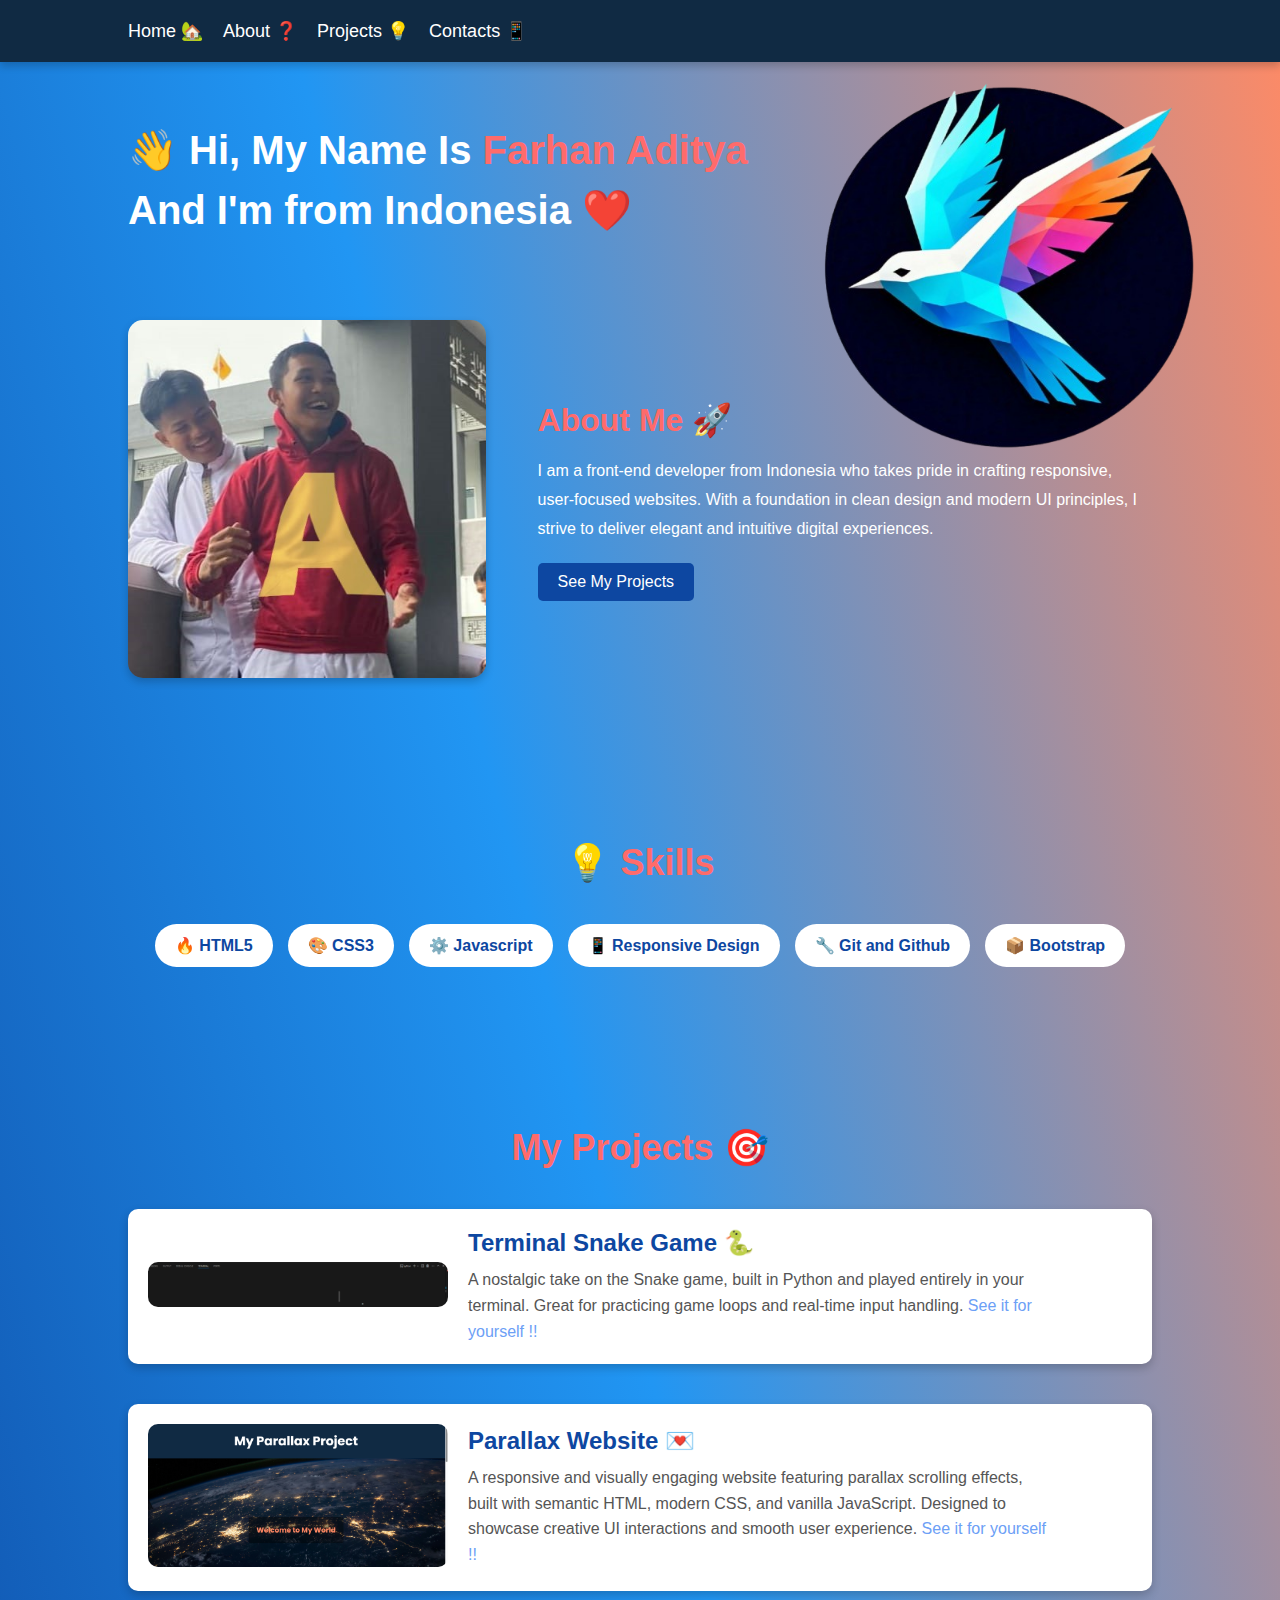
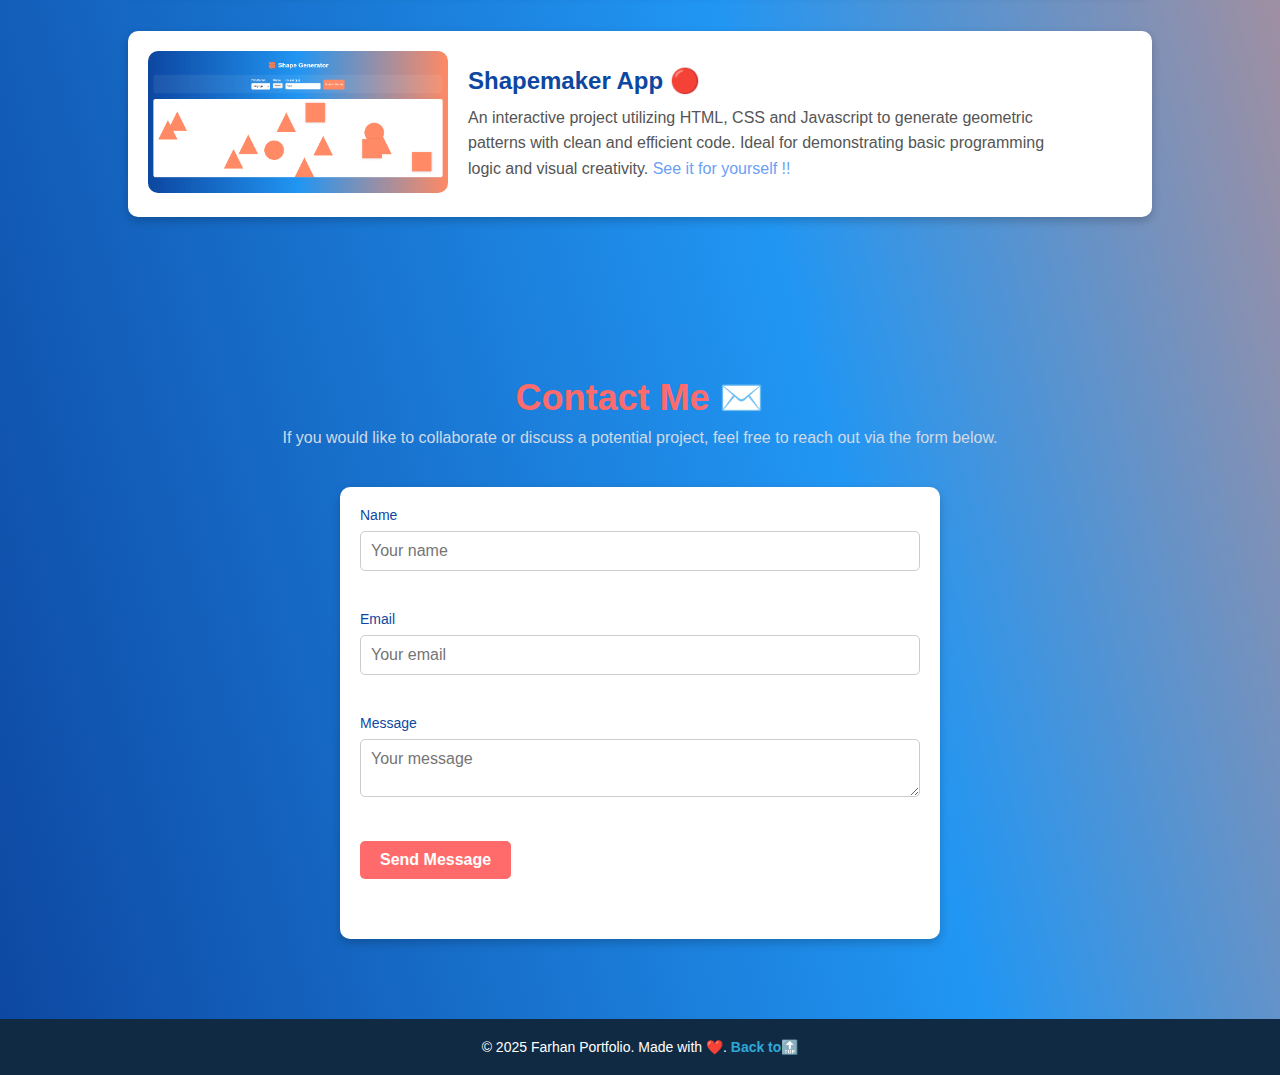
<file: index.html>
<!DOCTYPE html>
<html lang="en">
  <head>
    <meta charset="UTF-8" />
    <meta name="viewport" content="width=device-width, initial-scale=1.0" />
    <title>My Portfolio</title>
    <link rel="stylesheet" href="src/style.css" />
  </head>

  <body>
    <header>
      <nav>
        <ul>
          <li><a href="#">Home 🏡</a></li>
          <li><a href="#abouts">About ❓</a></li>
          <li><a href="#projects">Projects 💡</a></li>
          <li><a href="#contacts">Contacts 📱</a></li>
        </ul>
      </nav>
    </header>

    <img src="images/Kicau.png" alt="logo" class="burung" />

    <main>
      <section class="intro">
        <h1>
          👋 Hi, My Name Is <span>Farhan Aditya</span><br />And I'm from
          Indonesia ❤️
        </h1>
      </section>

      <section class="about">
        <div class="row">
          <div class="about-col-1" id="abouts">
            <img src="images/Chipmunk.jpeg" alt="Chipmunk" />
          </div>
          <div class="about-col-2">
            <h1>About Me 🚀</h1>
            <br />
            <p>
              I am a front-end developer from Indonesia who takes pride in
              crafting responsive, user-focused websites. With a foundation in
              clean design and modern UI principles, I strive to deliver elegant
              and intuitive digital experiences.
            </p>
            <a href="#projects" class="about-button">See My Projects</a>
          </div>
        </div>
      </section>

      <section id="skills" aria-label="Skills section">
        <h2>💡 Skills</h2>
        <div class="skills-list" role="list">
          <span class="skill" role="listitem">🔥 HTML5</span>
          <span class="skill" role="listitem">🎨 CSS3</span>
          <span class="skill" role="listitem">⚙️ Javascript</span>
          <span class="skill" role="listitem">📱 Responsive Design</span>
          <span class="skill" role="listitem">🔧 Git and Github</span>
          <span class="skill" role="listitem">📦 Bootstrap</span>
        </div>
      </section>

      <section id="projects" class="projects">
        <h1>My Projects 🎯</h1>
        <div class="project-container">
          <!-- Card 1 -->
          <div class="project-card">
            <div class="card-image">
              <img src="images/Snake.png" alt="Terminal Snake Game Project" />
            </div>
            <div class="card-info">
              <h2>Terminal Snake Game 🐍</h2>
              <p>
                A nostalgic take on the Snake game, built in Python and played entirely in your terminal. Great for practicing game loops and real-time input handling.
                <a href="https://github.com/Arf-012/Snakeeeee" class="project-link" target="_blank" rel="noopener">See it for yourself !!</a>
              </p>
            </div>
          </div>

          <!-- Card 2 -->
          <div class="project-card reverse">
            <div class="card-info">
              <h2>Parallax Website 💌</h2>
              <p>
                A responsive and visually engaging website featuring parallax
                scrolling effects, built with semantic HTML, modern CSS, and
                vanilla JavaScript. Designed to showcase creative UI
                interactions and smooth user experience.
                <a href="https://parallax-tau-woad.vercel.app/" class="project-link" target="_blank" rel="noopener">See it for yourself !!</a>
              </p>
            </div>
            <div class="card-image">
              <img
                src="images/Screenshot 2025-05-14 101558.png"
                alt="Greeting Card App Project"
              />
            </div>
          </div>

          <!-- Card 3 -->
          <div class="project-card">
            <div class="card-image">
              <img
                src="images/Screenshot 2025-05-14 235302.png"
                alt="Python Turtle Shapemaker Project"
              />
            </div>
            <div class="card-info">
              <h2>Shapemaker App 🔴</h2>
              <p>
                An interactive project utilizing HTML, CSS and Javascript to
                generate geometric patterns with clean and efficient code. Ideal
                for demonstrating basic programming logic and visual creativity.
                <a href="https://shapemaker.vercel.app/" class="project-link" target="_blank" rel="noopener">See it for yourself !!</a>
              </p>
            </div>
          </div>
        </div>
      </section>

      <section class="contacts" id="contacts">
        <h1>Contact Me ✉️</h1>
        <p>
          If you would like to collaborate or discuss a potential project, feel
          free to reach out via the form below.
        </p>
        <form action="#" method="POST" class="contact-form" novalidate>
          <div class="form-group">
            <label for="name">Name</label>
            <input
              type="text"
              id="name"
              name="name"
              placeholder="Your name"
              required
            />
          </div>
          <div class="form-group">
            <label for="email">Email</label>
            <input
              type="email"
              id="email"
              name="email"
              placeholder="Your email"
              required
            />
          </div>
          <div class="form-group">
            <label for="message">Message</label>
            <textarea
              id="message"
              name="message"
              placeholder="Your message"
              required
            ></textarea>
          </div>
          <button type="submit" class="submit-button">Send Message</button>
        </form>
      </section>
    </main>

    <footer>
      <p>
        © 2025 Farhan Portfolio. Made with ❤️.
        <a href="#">Back to🔝</a>
      </p>
    </footer>

    <script src="src/script.js"></script>
  </body>
</html>
</file>
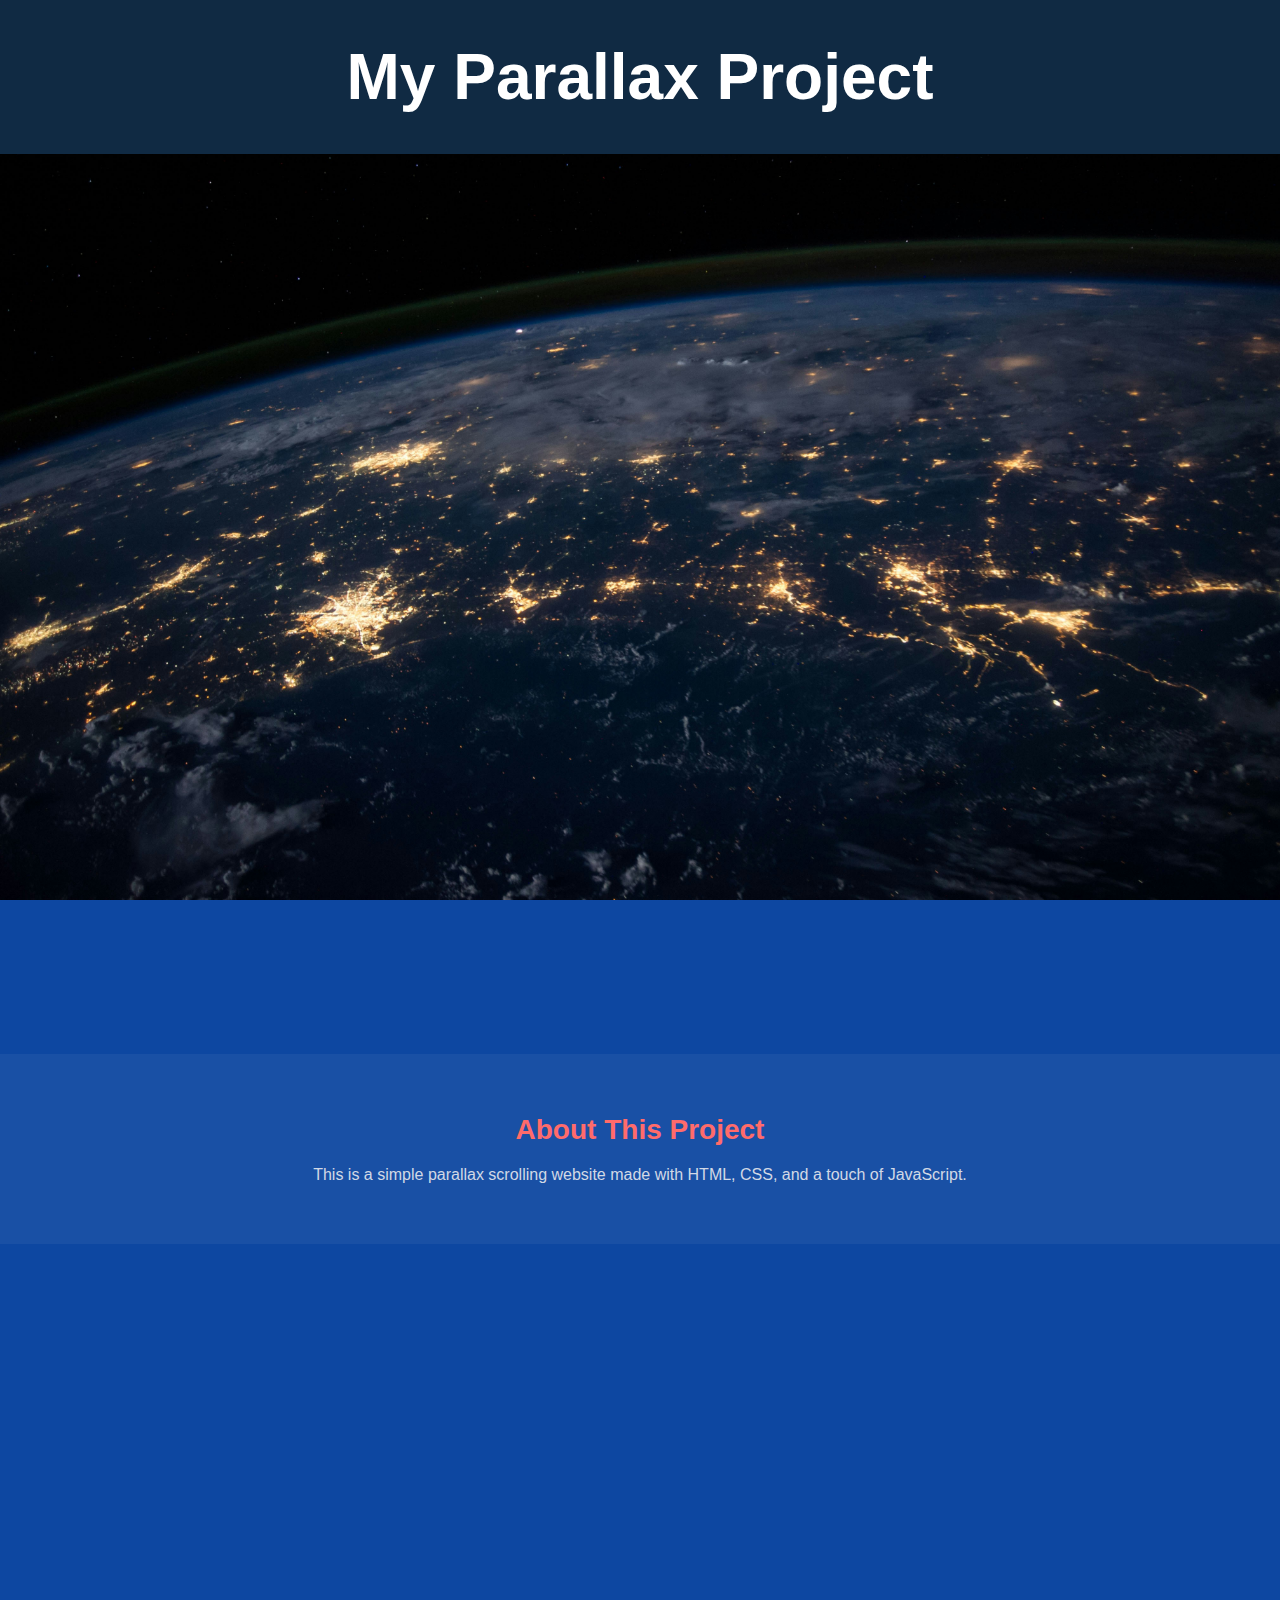
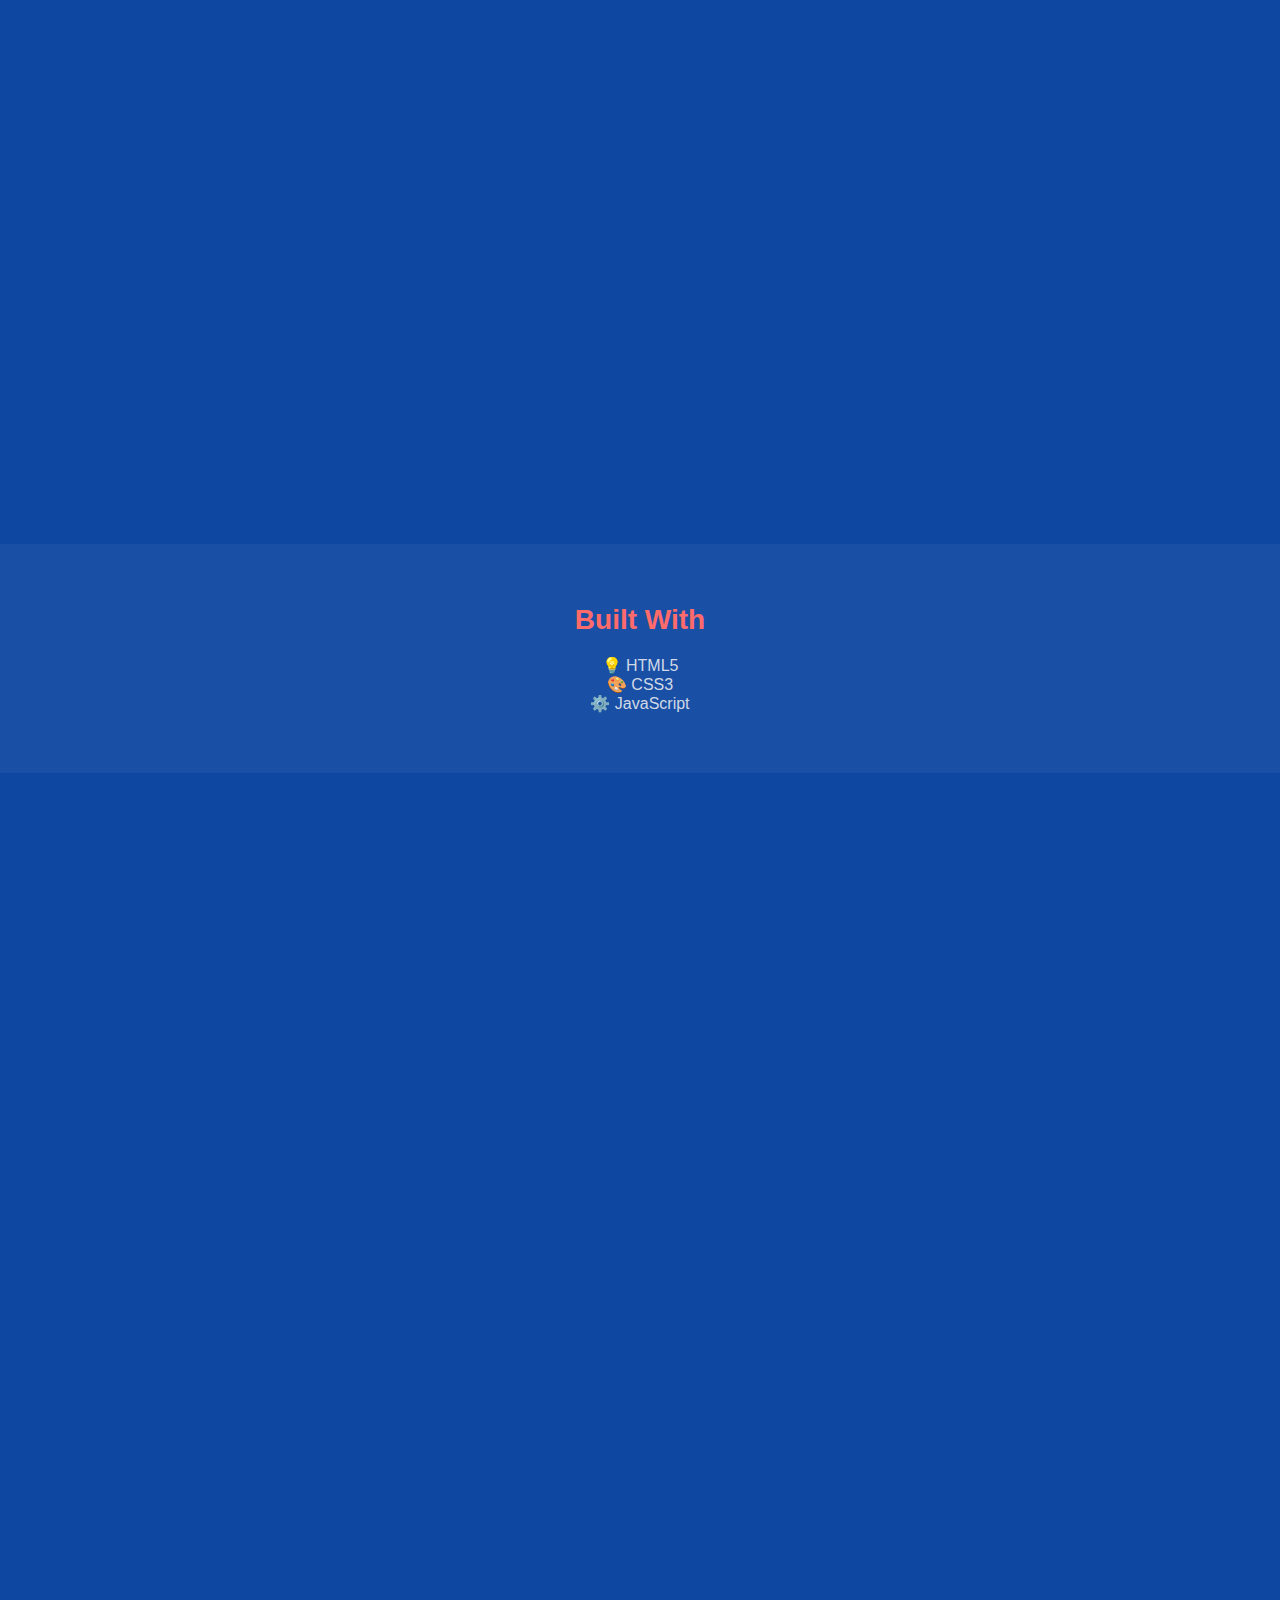
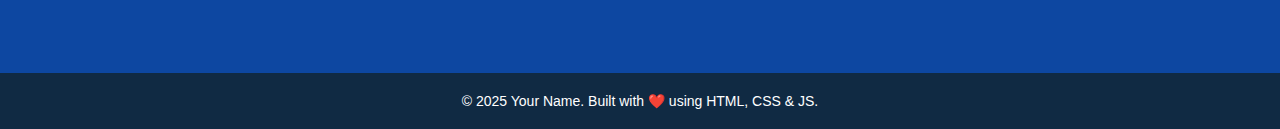
<file: parallax-website/index.html>
<!DOCTYPE html>
<html lang="en">
<head>
  <meta charset="UTF-8" />
  <meta name="viewport" content="width=device-width, initial-scale=1.0"/>
  <title>Parallax Portfolio</title>
  <link rel="stylesheet" href="style.css" />
</head>
<body>

  <header>
    <h1>My Parallax Project</h1>
  </header>

  <section class="parallax bg1">
    <div class="content">
      <h2>Welcome to My World</h2>
    </div>
  </section>

  <section class="info-section">
    <h2>About This Project</h2>
    <p>This is a simple parallax scrolling website made with HTML, CSS, and a touch of JavaScript.</p>
  </section>

  <section class="parallax bg2">
    <div class="content">
      <h2>Skills in Action</h2>
    </div>
  </section>

  <section class="info-section">
    <h2>Built With</h2>
    <ul>
      <li>💡 HTML5 </li>
      <li>🎨 CSS3 </li>
      <li>⚙️ JavaScript </li>
    </ul>
  </section>

  <section class="parallax bg3">
    <div class="content">
      <h2>Let's Collaborate!</h2>
    </div>
  </section>

  <footer>
    <p>&copy; 2025 Your Name. Built with ❤️ using HTML, CSS & JS.</p>
  </footer>

  <script src="script.js"></script>
</body>
</html>
</file>
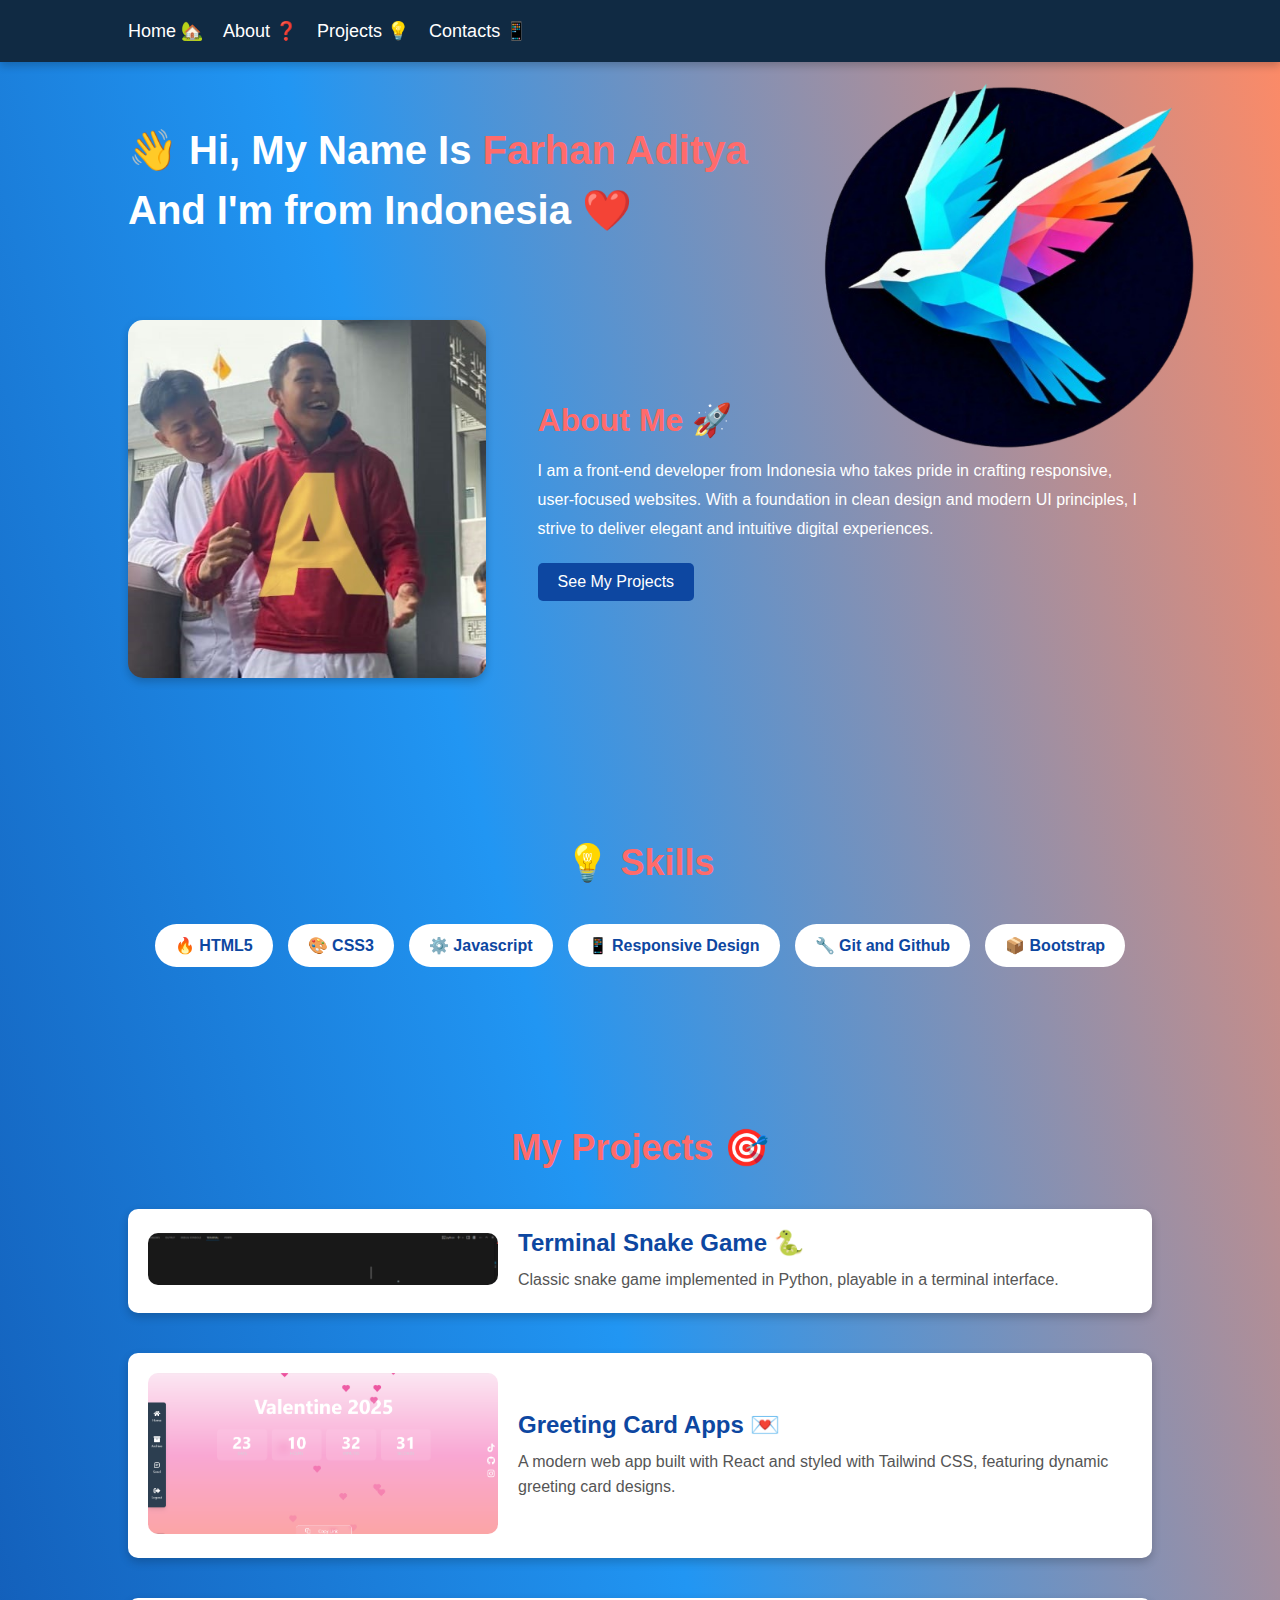
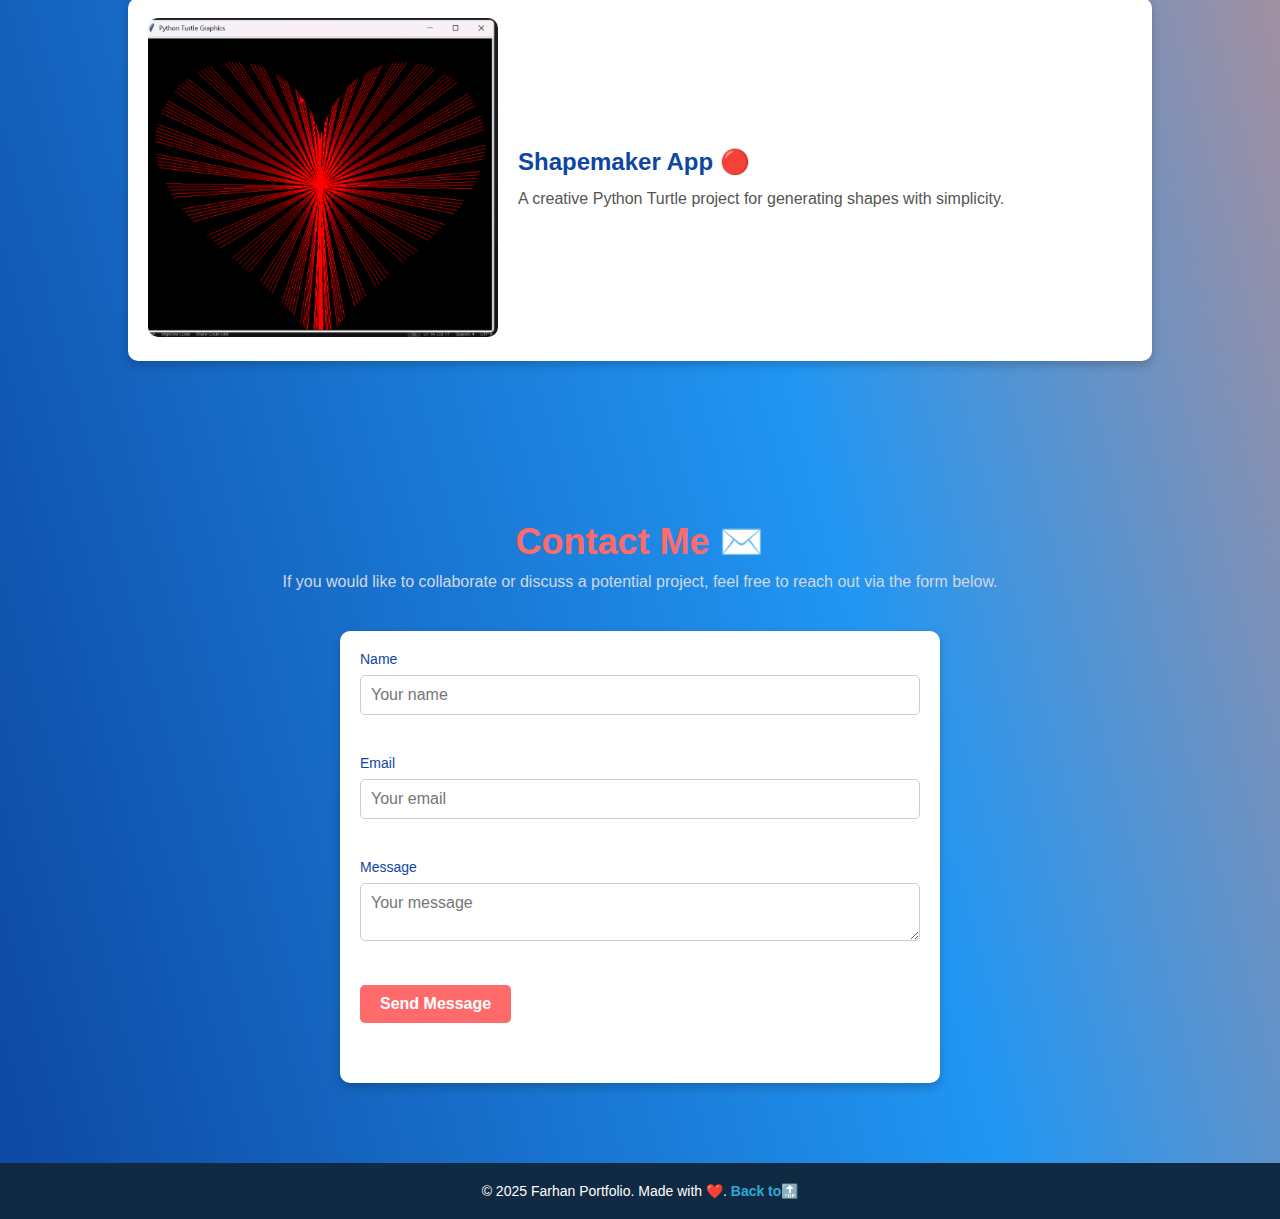
<file: Portfolio/index.html>
<!DOCTYPE html>
<html lang="en">
  <head>
    <meta charset="UTF-8" />
    <meta name="viewport" content="width=device-width, initial-scale=1.0" />
    <title>My Portfolio</title>
    <link rel="stylesheet" href="style.css" />
  </head>

  <body>
    <header>
      <nav>
        <ul>
          <li><a href="#">Home 🏡</a></li>
          <li><a href="#abouts">About ❓</a></li>
          <li><a href="#projects">Projects 💡</a></li>
          <li><a href="#contacts">Contacts 📱</a></li>
        </ul>
      </nav>
    </header>

    <img src="/images/Kicau.png" alt="logo" class="burung" />

    <main>
      <section class="intro">
        <h1>
          👋 Hi, My Name Is <span>Farhan Aditya</span><br />And I'm from
          Indonesia ❤️
        </h1>
      </section>

      <section class="about">
        <div class="row">
          <div class="about-col-1" id="abouts">
            <img src="/images/Chipmunk.jpeg" alt="Chipmunk" />
          </div>
          <div class="about-col-2">
            <h1>About Me 🚀</h1>
            <br />
            <p>
              I am a front-end developer from Indonesia who takes pride in
              crafting responsive, user-focused websites. With a foundation in
              clean design and modern UI principles, I strive to deliver elegant
              and intuitive digital experiences.
            </p>
            <a href="#projects" class="about-button">See My Projects</a>
          </div>
        </div>
      </section>

      <section id="skills" aria-label="Skills section">
        <h2>💡 Skills</h2>
        <div class="skills-list" role="list">
          <span class="skill" role="listitem">🔥 HTML5</span>
          <span class="skill" role="listitem">🎨 CSS3</span>
          <span class="skill" role="listitem">⚙️ Javascript</span>
          <span class="skill" role="listitem">📱 Responsive Design</span>
          <span class="skill" role="listitem">🔧 Git and Github</span>
          <span class="skill" role="listitem">📦 Bootstrap</span>
        </div>
      </section>

      <section id="projects" class="projects">
        <h1>My Projects 🎯</h1>
        <div class="project-container">
          <!-- Card 1 -->
          <div class="project-card">
            <div class="card-image">
              <img src="/images/Snake.png" alt="Terminal Snake Game Project" />
            </div>
            <div class="card-info">
              <h2>Terminal Snake Game 🐍</h2>
              <p>
                Classic snake game implemented in Python, playable in a terminal
                interface.
              </p>
            </div>
          </div>

          <!-- Card 2 -->
          <div class="project-card reverse">
            <div class="card-info">
              <h2>Greeting Card Apps 💌</h2>
              <p>
                A modern web app built with React and styled with Tailwind CSS,
                featuring dynamic greeting card designs.
              </p>
            </div>
            <div class="card-image">
              <img src="/images/Web.png" alt="Greeting Card App Project" />
            </div>
          </div>

          <!-- Card 3 -->
          <div class="project-card">
            <div class="card-image">
              <img
                src="/images/Love.png"
                alt="Python Turtle Shapemaker Project"
              />
            </div>
            <div class="card-info">
              <h2>Shapemaker App 🔴</h2>
              <p>
                A creative Python Turtle project for generating shapes with
                simplicity.
              </p>
            </div>
          </div>
        </div>
      </section>

      <section class="contacts" id="contacts">
        <h1>Contact Me ✉️</h1>
        <p>
          If you would like to collaborate or discuss a potential project, feel
          free to reach out via the form below.
        </p>
        <form action="#" method="POST" class="contact-form" novalidate>
          <div class="form-group">
            <label for="name">Name</label>
            <input
              type="text"
              id="name"
              name="name"
              placeholder="Your name"
              required
            />
          </div>
          <div class="form-group">
            <label for="email">Email</label>
            <input
              type="email"
              id="email"
              name="email"
              placeholder="Your email"
              required
            />
          </div>
          <div class="form-group">
            <label for="message">Message</label>
            <textarea
              id="message"
              name="message"
              placeholder="Your message"
              required
            ></textarea>
          </div>
          <button type="submit" class="submit-button">Send Message</button>
        </form>
      </section>
    </main>

    <footer>
      <p>
        © 2025 Farhan Portfolio. Made with ❤️.
        <a href="#">Back to🔝</a>
      </p>
    </footer>

    <script src="script.js"></script>
  </body>
</html>
</file>
<file: src/style.css>
/* General */
* {
  margin: 0;
  padding: 0;
  font-family: "Segoe UI", Tahoma, Geneva, Verdana, sans-serif;
  box-sizing: border-box;
}

/* Background and General Text Colors */
body {
  background: linear-gradient(
    435deg,
    #0d47a1,
    /* Biru tua dari burung */ #2196f3,
    /* Biru muda dari burung */ #ff8a65 /* Oranye sebagai aksen */
  );
  color: #ffffff;
  display: flex;
  flex-direction: column;
  min-height: 100vh;
  transition: background 0.5s ease-in-out;
}

/* Header styles */
header {
  position: absolute;
  z-index: 10;
  width: 100%;
  background: #102a43; /* Dark blue shade */
  box-shadow: 0 4px 8px rgba(0, 0, 0, 0.2);
}

.burung {
  position: absolute;
  top: 70px;
  right: 70px;
  width: 400px;
  background-size: contain;
  background-position: center;
  background-repeat: no-repeat;
  z-index: 9;
}

/* Navigation Bar */
nav {
  padding: 20px 10%;
  display: flex;
  justify-content: space-between;
  align-items: center;
}

nav ul {
  display: flex;
  gap: 20px;
  list-style: none;
}

nav ul li a {
  font-size: 18px;
  color: #fff;
  text-decoration: none !important;
  position: relative;
}

nav ul li a::after {
  content: "";
  width: 0;
  height: 3px;
  background: #ff6b6b; /* Vibrant red/pink */
  position: absolute;
  left: 0;
  bottom: -6px;
  transition: 0.5s;
}

nav ul li a:hover::after {
  width: 100%;
}

/* Intro Section */
.intro {
  margin-top: 120px;
  padding: 0 10%;
  text-align: left;
}

.intro h1 {
  font-size: 40px;
  line-height: 1.5;
  color: #fff;
}

.intro span {
  color: #ff6b6b; /* Red/pink */
}

/* About Section */
.about {
  padding: 80px 10%;
  color: #ffffff;
}

.row {
  display: flex;
  justify-content: space-between;
  align-items: center;
  gap: 20px;
  flex-wrap: wrap;
}

.about-col-1 {
  flex-basis: 35%;
}

.about-col-1 img {
  width: 100%;
  border-radius: 15px;
  box-shadow: 0 4px 8px rgba(0, 0, 0, 0.2);
}

.about-col-2 {
  flex-basis: 60%;
}

.about-col-2 h1 {
  font-size: 32px;
  font-weight: 700;
  color: #ff6b6b; /* Red/pink */
}

.about-col-2 p {
  line-height: 1.8;
}

.about-button {
  display: inline-block;
  margin-top: 20px;
  padding: 10px 20px;
  font-size: 16px;
  background-color: #0d47a1; /* Biru tua */
  color: #ffffff; /* Putih */
  text-decoration: none;
  border: none;
  border-radius: 5px;
  cursor: pointer;
  transition: background-color 0.3s ease, transform 0.2s ease-in-out;
}

.about-button:hover {
  background-color: #ff8a65; /* Biru muda */
  transform: scale(1.05);
}

/* Skills Section */
#skills {
  padding: 80px 10%;
  color: #ffffff;
  text-align: center;
}

#skills h2 {
  font-size: 36px;
  color: #ff6b6b; /* Aksen merah muda */
  margin-bottom: 40px;
}

.skills-list {
  display: flex;
  flex-wrap: wrap;
  justify-content: center;
  gap: 15px;
}

.skill {
  display: inline-block;
  padding: 12px 20px;
  background-color: #ffffff; /* putih bersih */
  color: #0d47a1; /* biru gelap */
  font-size: 16px;
  font-weight: 600;
  border-radius: 30px;
  transition: transform 0.3s ease, background-color 0.3s ease;
}

.skill:hover {
  background-color: #ff8a65; /* oranye aksen */
  color: #ffffff;
  transform: translateY(-3px);
}

/* Projects Section */
.projects {
  padding: 80px 10%; /* Biru muda semi-transparan */
  color: #132248;
  text-align: center;
}

.projects h1 {
  font-size: 36px;
  color: #ff6b6b; /* Biru tua */
  margin-bottom: 40px;
}

.projects p {
  padding-right: 80px;
}

a {
    color: #6ca0f6;
    text-decoration: none;
    transition: 0.3s;
}

a:hover {
    text-decoration: underline;
}

/* Card Container */
.project-container {
  display: flex;
  flex-direction: column;
  gap: 40px;
}

/* Individual Card */
.project-card {
  display: flex;
  align-items: center;
  gap: 20px;
  background: #ffffff; /* Putih */
  border-radius: 10px;
  box-shadow: 0 4px 10px rgba(0, 0, 0, 0.2);
  overflow: hidden;
  padding: 20px;
}

.project-card.reverse {
  flex-direction: row-reverse;
}

/* Image */
.card-image img {
  height: auto;
  border-radius: 10px;
  max-width: 300px;
  max-height: 150px;
}

/* Info Section */
.card-info {
  flex: 1;
  text-align: left;
}

.card-info h2 {
  font-size: 24px;
  color: #0d47a1; /* Biru tua */
  margin-bottom: 10px;
}

.card-info p {
  color: #555555; /* Abu-abu untuk teks deskripsi */
  font-size: 16px;
  line-height: 1.6;
}

/* Contacts Section */
.contacts {
  padding: 80px 10%;
  text-align: center;
  color: #ffffff;
}

.contacts h1 {
  font-size: 36px;
  margin-bottom: 10px;
  color: #ff6b6b; /* Pinkish red */
}

.contacts p {
  font-size: 16px;
  margin-bottom: 40px;
  color: #d1d9e6; /* Light grayish blue */
}

.contact-form {
  max-width: 600px;
  margin: 0 auto;
  background: #ffffff;
  padding: 20px;
  border-radius: 10px;
  box-shadow: 0 4px 10px rgba(0, 0, 0, 0.2);
  text-align: left;
}

.form-group {
  margin-bottom: 20px;
}

.form-group label {
  display: block;
  font-size: 14px;
  color: #0d47a1; /* Dark blue */
  margin-bottom: 8px;
}

.form-group input,
.form-group textarea {
  width: 100%;
  padding: 10px;
  font-size: 16px;
  border: 1px solid #ccc;
  border-radius: 5px;
  box-sizing: border-box;
}

.form-group input:focus,
.form-group textarea:focus {
  outline: none;
  border-color: #2da8d8; /* Bright cyan */
  box-shadow: 0 0 5px rgba(45, 168, 216, 0.5);
}

.submit-button {
  display: inline-block;
  padding: 10px 20px;
  font-size: 16px;
  font-weight: bold;
  background: #ff6b6b; /* Pinkish red */
  color: #ffffff;
  border: none;
  border-radius: 5px;
  cursor: pointer;
  transition: background 0.3s ease-in-out, transform 0.2s ease-in-out;
}

.submit-button:hover {
  background: #e53935; /* Darker red */
  transform: scale(1.05);
}

/* Footer */
footer {
  padding: 20px;
  background: #102a43; /* Dark blue shade */
  color: #ffffff; /* White */
  text-align: center;
  font-size: 14px;
}

footer a {
  color: #2da8d8; /* Bright cyan */
  text-decoration: none;
  font-weight: bold;
}

footer a:hover {
  text-decoration: underline;
}

/* Additional Transitions for Better UX */
a,
button {
  transition: color 0.3s ease, background-color 0.3s ease, transform 0.2s ease;
}

a:hover,
button:hover {
  transform: scale(1.05);
}

/* Responsive Design */

@media (max-width: 1200px) {
  .about-col-2 {
    padding-top: 10%;
  }
}

@media (max-width: 1084px) {
  nav {
    padding: 20px 5%;
  }

  .intro {
    padding: 0 5%;
  }

  .about,
  .projects,
  .contacts {
    padding: 60px 5%;
  }

  .burung {
    display: none;
  }
}

@media (max-width: 768px) {
  header nav {
    flex-direction: column;
    align-items: center;
    gap: 10px;
  }

  nav ul {
    flex-direction: column;
    gap: 12px;
  }

  .intro {
    margin-top: 200px;
    text-align: center;
  }

  .intro h1 {
    font-size: 28px;
  }

  .row {
    flex-direction: column;
    gap: 30px;
  }

  .about-col-1 img {
    width: 100%;
    margin: 0 auto;
    display: block;
  }

  .about-col-2 h1 {
    font-size: 26px;
    text-align: center;
  }

  .about-col-2 p {
    font-size: 15px;
    text-align: center;
  }

  .about-button {
    display: block;
    margin: 20px auto 0;
    text-align: center;
  }

  #skills {
    padding: 60px 5%;
  }

  #skills h2 {
    font-size: 28px;
  }

  .skills-list {
    gap: 10px;
  }

  .skill {
    font-size: 14px;
    padding: 10px 16px;
  }

  .projects h1,
  .contacts h1 {
    font-size: 26px;
  }

  .project-container {
    gap: 30px;
  }

  .project-card,
  .project-card.reverse {
    flex-direction: column;
    padding: 15px;
    text-align: center;
  }

  .card-image img {
    width: 100%;
    margin-bottom: 15px;
  }

  .card-info h2 {
    font-size: 20px;
  }

  .card-info p {
    font-size: 14px;
  }

  .contacts p {
    font-size: 14px;
  }

  .contact-form {
    padding: 15px;
  }
}

@media (max-width: 480px) {
  .intro {
    margin-top: 200px;
  }

  .intro h1 {
    font-size: 22px;
  }

  .about-col-2 h1 {
    font-size: 22px;
  }

  .card-info h2 {
    font-size: 18px;
    text-align: center;
  }

  .card-info p {
    font-size: 14px;
    padding-right: 0px;
  }

  .submit-button {
    width: 100%;
    font-size: 15px;
  }

  .about-button {
    width: 100%;
    font-size: 15px;
  }

  .contact-form {
    padding: 10px;
  }

  .form-group input,
  .form-group textarea {
    font-size: 15px;
  }
}
</file>
<file: parallax-website/style.css>
* {
  margin: 0;
  padding: 0;
  box-sizing: border-box;
  font-family: "Poppins", sans-serif;
  scroll-behavior: smooth;
  overflow-x: hidden;
}

body {
  color: #ffffff;
  background-color: #0d47a1;
}

header {
  text-align: center;
  padding: 40px 0;
  background-color: #102a43;
  color: #ffffff;
  font-size: 32px;
}

.parallax {
  height: 100vh;
  background-attachment: fixed;
  background-position: center;
  background-repeat: no-repeat;
  background-size: cover;
  position: relative;
  display: flex;
  justify-content: center;
  align-items: center;
}

.bg1 {
  background-image: url("/parallax-website/images-parallax/nasa-Q1p7bh3SHj8-unsplash.jpg");
}

.bg2 {
  background-image: url("/parallax-website/images-parallax/Terminal\ Background.jpg");
}

.bg3 {
  background-image: url("/parallax-website/images-parallax/Teamwork\ Background.jpg");
}

.content {
  text-align: center;
  background-color: rgba(0, 0, 0, 0.4);
  padding: 40px;
  border-radius: 12px;
}

.content h2 {
  font-size: 36px;
  color: #ff8a65;
}

.info-section {
  padding: 60px 15%;
  background: rgba(255, 255, 255, 0.05);
  text-align: center;
}

.info-section h2 {
  font-size: 28px;
  margin-bottom: 20px;
  color: #ff6b6b;
}

.info-section p,
.info-section ul {
  font-size: 16px;
  color: #d1d9e6;
}

footer {
  padding: 20px;
  text-align: center;
  background-color: #102a43;
  font-size: 14px;
}

/* Responsive */
@media (max-width: 768px) {
  .content h2 {
    font-size: 24px;
  }

  .info-section {
    padding: 40px 10%;
  }

  header {
    font-size: 24px;
  }

  .parallax {
    background-attachment: scroll;
  }
}
</file>
<file: Portfolio/style.css>
/* General */
* {
  margin: 0;
  padding: 0;
  font-family: "Segoe UI", Tahoma, Geneva, Verdana, sans-serif;
  box-sizing: border-box;
  scroll-behavior: smooth;
}

/* Background and General Text Colors */
body {
  background: linear-gradient(
    435deg,
    #0d47a1,
    /* Biru tua dari burung */ #2196f3,
    /* Biru muda dari burung */ #ff8a65 /* Oranye sebagai aksen */
  );
  color: #ffffff;
  display: flex;
  flex-direction: column;
  min-height: 100vh;
  transition: background 0.5s ease-in-out;
}

/* Header styles */
header {
  position: absolute;
  z-index: 10;
  width: 100%;
  background: #102a43; /* Dark blue shade */
  box-shadow: 0 4px 8px rgba(0, 0, 0, 0.2);
}

.burung {
  position: absolute;
  top: 70px;
  right: 70px;
  width: 400px;
  background-size: contain;
  background-position: center;
  background-repeat: no-repeat;
  z-index: 9;
}

/* Navigation Bar */
nav {
  padding: 20px 10%;
  display: flex;
  justify-content: space-between;
  align-items: center;
}

nav ul {
  display: flex;
  gap: 20px;
  list-style: none;
}

nav ul li a {
  font-size: 18px;
  color: #fff;
  text-decoration: none;
}

nav ul li a::after {
  content: "";
  width: 0;
  height: 3px;
  background: #ff6b6b; /* Vibrant red/pink */
  position: absolute;
  left: 0;
  bottom: -6px;
  transition: 0.5s;
}

nav ul li a:hover::after {
  width: 100%;
}

/* Intro Section */
.intro {
  margin-top: 120px;
  padding: 0 10%;
  text-align: left;
}

.intro h1 {
  font-size: 40px;
  line-height: 1.5;
  color: #fff;
}

.intro span {
  color: #ff6b6b; /* Red/pink */
}

/* About Section */
.about {
  padding: 80px 10%;
  color: #ffffff;
}

.row {
  display: flex;
  justify-content: space-between;
  align-items: center;
  gap: 20px;
  flex-wrap: wrap;
}

.about-col-1 {
  flex-basis: 35%;
}

.about-col-1 img {
  width: 100%;
  border-radius: 15px;
  box-shadow: 0 4px 8px rgba(0, 0, 0, 0.2);
}

.about-col-2 {
  flex-basis: 60%;
}

.about-col-2 h1 {
  font-size: 32px;
  font-weight: 700;
  color: #ff6b6b; /* Red/pink */
}

.about-col-2 p {
  line-height: 1.8;
}

.about-button {
  display: inline-block;
  margin-top: 20px;
  padding: 10px 20px;
  font-size: 16px;
  background-color: #0d47a1; /* Biru tua */
  color: #ffffff; /* Putih */
  text-decoration: none;
  border: none;
  border-radius: 5px;
  cursor: pointer;
  transition: background-color 0.3s ease, transform 0.2s ease-in-out;
}

.about-button:hover {
  background-color: #ff8a65; /* Biru muda */
  transform: scale(1.05);
}

/* Skills Section */
#skills {
  padding: 80px 10%;
  color: #ffffff;
  text-align: center;
}

#skills h2 {
  font-size: 36px;
  color: #ff6b6b; /* Aksen merah muda */
  margin-bottom: 40px;
}

.skills-list {
  display: flex;
  flex-wrap: wrap;
  justify-content: center;
  gap: 15px;
}

.skill {
  display: inline-block;
  padding: 12px 20px;
  background-color: #ffffff; /* putih bersih */
  color: #0d47a1; /* biru gelap */
  font-size: 16px;
  font-weight: 600;
  border-radius: 30px;
  transition: transform 0.3s ease, background-color 0.3s ease;
}

.skill:hover {
  background-color: #ff8a65; /* oranye aksen */
  color: #ffffff;
  transform: translateY(-3px);
}

/* Projects Section */
.projects {
  padding: 80px 10%; /* Biru muda semi-transparan */
  color: #132248;
  text-align: center;
}

.projects h1 {
  font-size: 36px;
  color: #ff6b6b; /* Biru tua */
  margin-bottom: 40px;
}

/* Card Container */
.project-container {
  display: flex;
  flex-direction: column;
  gap: 40px;
}

/* Individual Card */
.project-card {
  display: flex;
  align-items: center;
  gap: 20px;
  background: #ffffff; /* Putih */
  border-radius: 10px;
  box-shadow: 0 4px 10px rgba(0, 0, 0, 0.2);
  overflow: hidden;
  padding: 20px;
}

.project-card.reverse {
  flex-direction: row-reverse;
}

/* Image */
.card-image img {
  width: 350px;
  height: auto;
  border-radius: 10px;
}

/* Info Section */
.card-info {
  flex: 1;
  text-align: left;
}

.card-info h2 {
  font-size: 24px;
  color: #0d47a1; /* Biru tua */
  margin-bottom: 10px;
}

.card-info p {
  color: #555555; /* Abu-abu untuk teks deskripsi */
  font-size: 16px;
  line-height: 1.6;
}

/* Contacts Section */
.contacts {
  padding: 80px 10%;
  text-align: center;
  color: #ffffff;
}

.contacts h1 {
  font-size: 36px;
  margin-bottom: 10px;
  color: #ff6b6b; /* Pinkish red */
}

.contacts p {
  font-size: 16px;
  margin-bottom: 40px;
  color: #d1d9e6; /* Light grayish blue */
}

.contact-form {
  max-width: 600px;
  margin: 0 auto;
  background: #ffffff;
  padding: 20px;
  border-radius: 10px;
  box-shadow: 0 4px 10px rgba(0, 0, 0, 0.2);
  text-align: left;
}

.form-group {
  margin-bottom: 20px;
}

.form-group label {
  display: block;
  font-size: 14px;
  color: #0d47a1; /* Dark blue */
  margin-bottom: 8px;
}

.form-group input,
.form-group textarea {
  width: 100%;
  padding: 10px;
  font-size: 16px;
  border: 1px solid #ccc;
  border-radius: 5px;
  box-sizing: border-box;
}

.form-group input:focus,
.form-group textarea:focus {
  outline: none;
  border-color: #2da8d8; /* Bright cyan */
  box-shadow: 0 0 5px rgba(45, 168, 216, 0.5);
}

.submit-button {
  display: inline-block;
  padding: 10px 20px;
  font-size: 16px;
  font-weight: bold;
  background: #ff6b6b; /* Pinkish red */
  color: #ffffff;
  border: none;
  border-radius: 5px;
  cursor: pointer;
  transition: background 0.3s ease-in-out, transform 0.2s ease-in-out;
}

.submit-button:hover {
  background: #e53935; /* Darker red */
  transform: scale(1.05);
}

/* Footer */
footer {
  padding: 20px;
  background: #102a43; /* Dark blue shade */
  color: #ffffff; /* White */
  text-align: center;
  font-size: 14px;
}

footer a {
  color: #2da8d8; /* Bright cyan */
  text-decoration: none;
  font-weight: bold;
}

footer a:hover {
  text-decoration: underline;
}

/* Additional Transitions for Better UX */
a,
button {
  transition: color 0.3s ease, background-color 0.3s ease, transform 0.2s ease;
}

a:hover,
button:hover {
  transform: scale(1.05);
}

/* Responsive Design */

@media (max-width: 1200px) {
  .about-col-2 {
    padding-top: 10%;
  }
}

@media (max-width: 1084px) {
  nav {
    padding: 20px 5%;
  }

  .intro {
    padding: 0 5%;
  }

  .about,
  .projects,
  .contacts {
    padding: 60px 5%;
  }

  .burung {
    display: none;
  }
}

@media (max-width: 768px) {
  header nav {
    flex-direction: column;
    align-items: center;
    gap: 10px;
  }

  nav ul {
    flex-direction: column;
    gap: 12px;
  }

  .intro {
    margin-top: 200px;
    text-align: center;
  }

  .intro h1 {
    font-size: 28px;
  }

  .row {
    flex-direction: column;
    gap: 30px;
  }

  .about-col-1 img {
    width: 100%;
    margin: 0 auto;
    display: block;
  }

  .about-col-2 h1 {
    font-size: 26px;
    text-align: center;
  }

  .about-col-2 p {
    font-size: 15px;
    text-align: center;
  }

  .about-button {
    display: block;
    margin: 20px auto 0;
    text-align: center;
  }

  #skills {
    padding: 60px 5%;
  }

  #skills h2 {
    font-size: 28px;
  }

  .skills-list {
    gap: 10px;
  }

  .skill {
    font-size: 14px;
    padding: 10px 16px;
  }

  .projects h1,
  .contacts h1 {
    font-size: 26px;
  }

  .project-container {
    gap: 30px;
  }

  .project-card,
  .project-card.reverse {
    flex-direction: column;
    padding: 15px;
    text-align: center;
  }

  .card-image img {
    width: 100%;
    margin-bottom: 15px;
  }

  .card-info h2 {
    font-size: 20px;
  }

  .card-info p {
    font-size: 14px;
  }

  .contacts p {
    font-size: 14px;
  }

  .contact-form {
    padding: 15px;
  }
}

@media (max-width: 480px) {
  .intro {
    margin-top: 200px;
  }

  .intro h1 {
    font-size: 22px;
  }

  .about-col-2 h1 {
    font-size: 22px;
  }

  .card-info h2 {
    font-size: 18px;
  }

  .submit-button {
    width: 100%;
    font-size: 15px;
  }

  .about-button {
    width: 100%;
    font-size: 15px;
  }

  .contact-form {
    padding: 10px;
  }

  .form-group input,
  .form-group textarea {
    font-size: 15px;
  }
}
</file>
